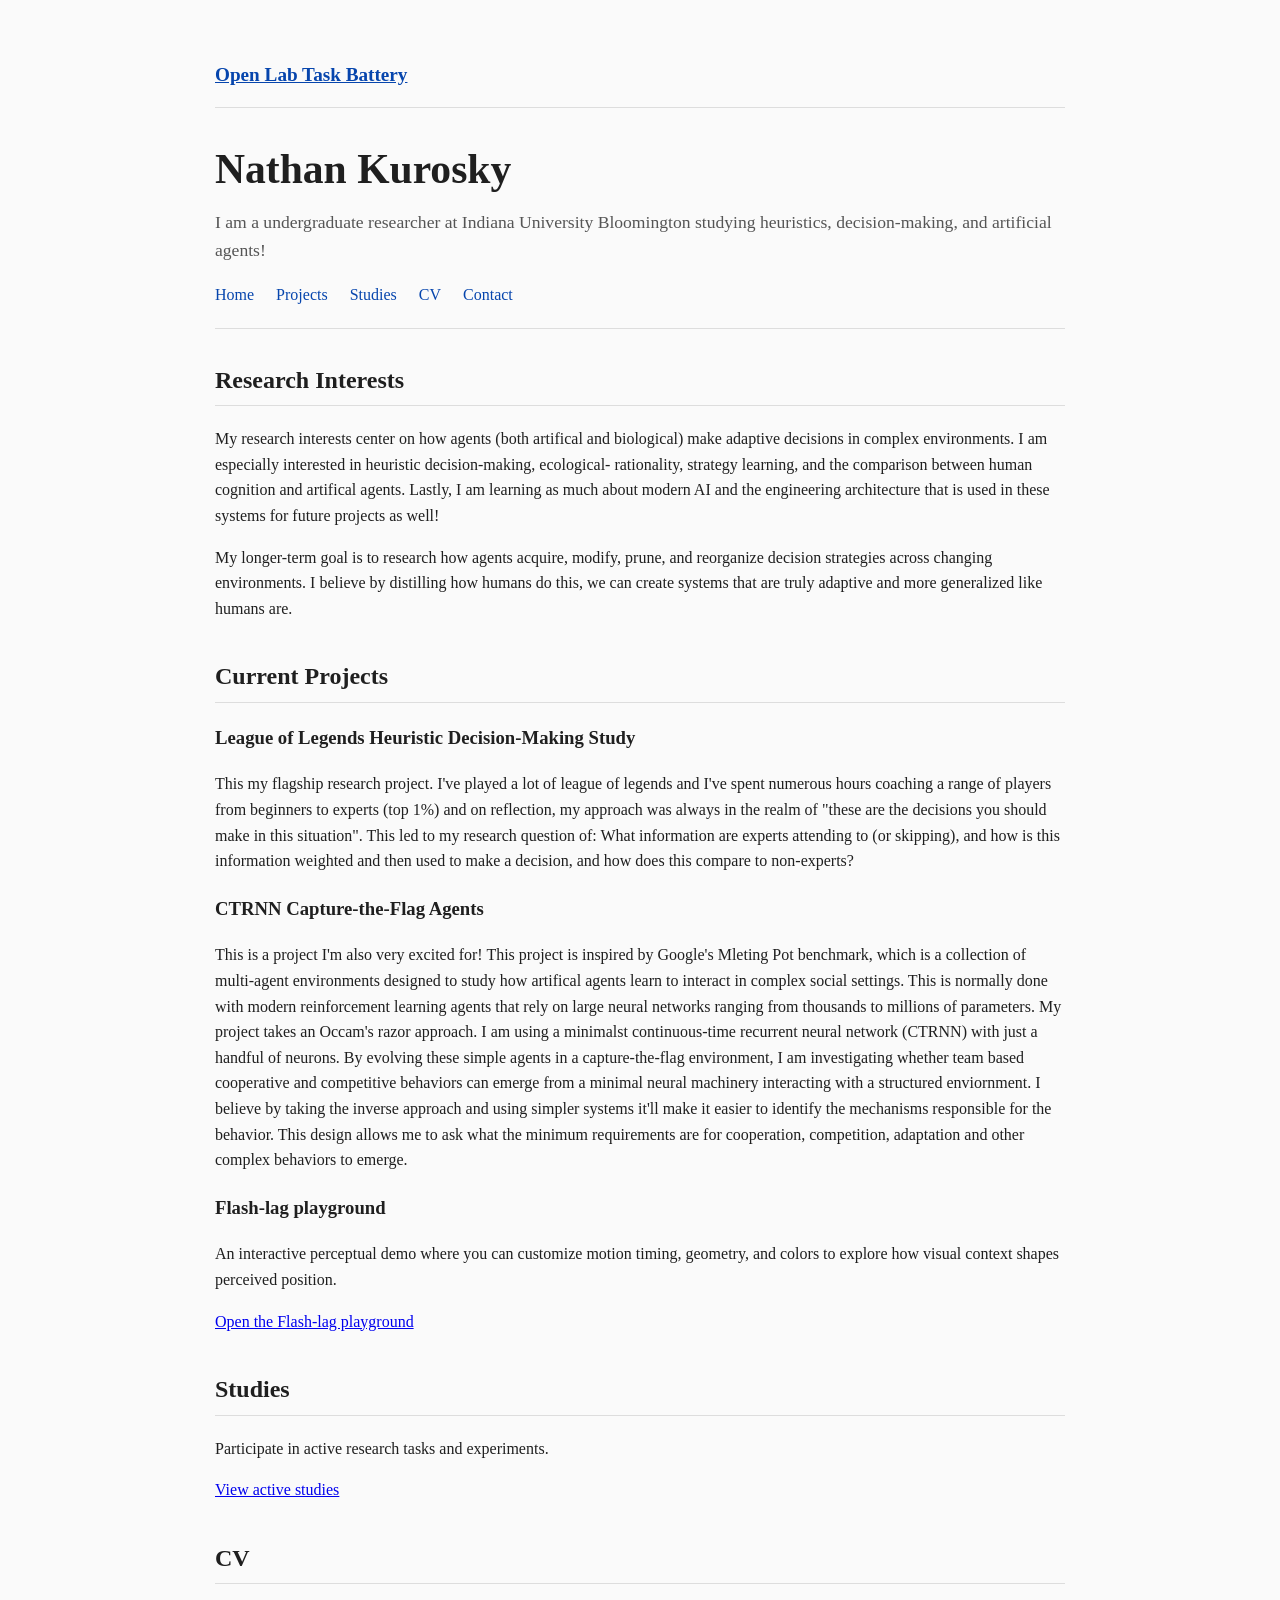
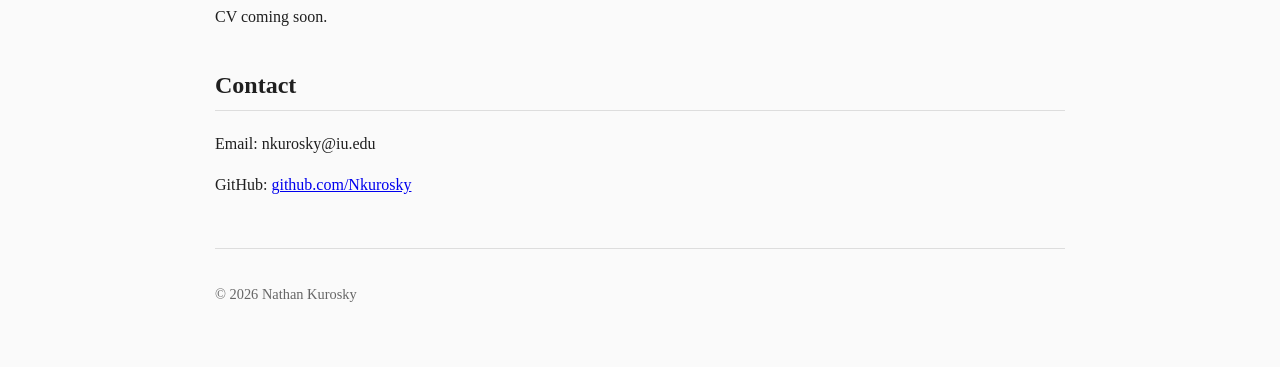
<file: index.html>
<!DOCTYPE html>
<html lang="en">
<head>
  <meta charset="UTF-8" />
  <meta name="viewport" content="width=device-width, initial-scale=1.0" />
  <title>Nathan Kurosky</title>
  <link rel="stylesheet" href="style.css">
</head>

<body>
  <p class="lab-task-link">
    <a href="https://klab-app-exbpfxghewgsaged.northeurope-01.azurewebsites.net/TaskBattery">Open Lab Task Battery</a>
  </p>
  <header>
    <h1>Nathan Kurosky</h1>
    <p class="subtitle">
      I am a undergraduate researcher at Indiana University Bloomington studying heuristics, decision-making, and artificial agents!
    </p>

    <nav>
      <a href="index.html">Home</a>
      <a href="projects.html">Projects</a>
      <a href="studies.html">Studies</a>
      <a href="cv.html">CV</a>
      <a href="contact.html">Contact</a>
    </nav>
  </header>

  <section id="research">
    <h2>Research Interests</h2>
    <p>
      My research interests center on how agents (both artifical and biological) make adaptive decisions
      in complex environments. I am especially interested in heuristic decision-making, ecological-
      rationality, strategy learning, and the comparison between human cognition and artifical agents.
      Lastly, I am learning as much about modern AI and the engineering architecture that is 
      used in these systems for future projects as well!
    </p>

    <p>
      My longer-term goal is to research how agents acquire, modify, prune, and reorganize decision strategies
      across changing environments. I believe by distilling how humans do this, we can create systems that are
      truly adaptive and more generalized like humans are. 
    </p>
  </section>

  <section id="projects">
    <h2>Current Projects</h2>

    <div class="project">
      <h3>League of Legends Heuristic Decision-Making Study</h3>
      <p>
        This my flagship research project. I've played a lot of league of legends and I've spent numerous
        hours coaching a range of players from beginners to experts (top 1%) and on reflection, my approach
        was always in the realm of "these are the decisions you should make in this situation". This led to 
        my research question of: What information are experts attending to (or skipping), and how is this 
        information weighted and then used to make a decision, and how does this compare to non-experts? 
      </p>
    </div>

    <div class="project">
      <h3>CTRNN Capture-the-Flag Agents</h3>
      <p>
        This is a project I'm also very excited for! This project is inspired by Google's Mleting Pot
        benchmark, which is a collection of multi-agent environments designed to study how artifical
        agents learn to interact in complex social settings. This is normally done with modern
        reinforcement learning agents that rely on large neural networks ranging from thousands to
        millions of parameters. 

        My project takes an Occam's razor approach. I am using a minimalst continuous-time recurrent
        neural network (CTRNN) with just a handful of neurons. By evolving these simple agents in a 
        capture-the-flag environment, I am investigating whether team based cooperative and competitive 
        behaviors can emerge from a minimal neural machinery interacting with a structured enviornment.

        I believe by taking the inverse approach and using simpler systems it'll make it easier to 
        identify the mechanisms responsible for the behavior. This design allows me to ask what
        the minimum requirements are for cooperation, competition, adaptation and other complex behaviors
        to emerge. 
      </p>
    </div>

    <div class="project">
      <h3>Flash-lag playground</h3>
      <p>
        An interactive perceptual demo where you can customize motion timing, geometry, and colors
        to explore how visual context shapes perceived position.
      </p>
      <p>
        <a href="/flash-lag/">Open the Flash-lag playground</a>
      </p>
    </div>
  </section>

  <section id="studies">
    <h2>Studies</h2>
    <p>
      Participate in active research tasks and experiments.
    </p>
    <p>
      <a href="studies.html">View active studies</a>
    </p>
  </section>

  <section id="cv">
    <h2>CV</h2>
    <p>
      CV coming soon.
    </p>
  </section>

  <section id="contact">
    <h2>Contact</h2>
    <p>
      Email: nkurosky@iu.edu
    </p>
    <p>
      GitHub: <a href="https://github.com/Nkurosky">github.com/Nkurosky</a>
    </p>
  </section>

  <footer>
    <p>&copy; 2026 Nathan Kurosky</p>
  </footer>
</body>
</html>
</file>
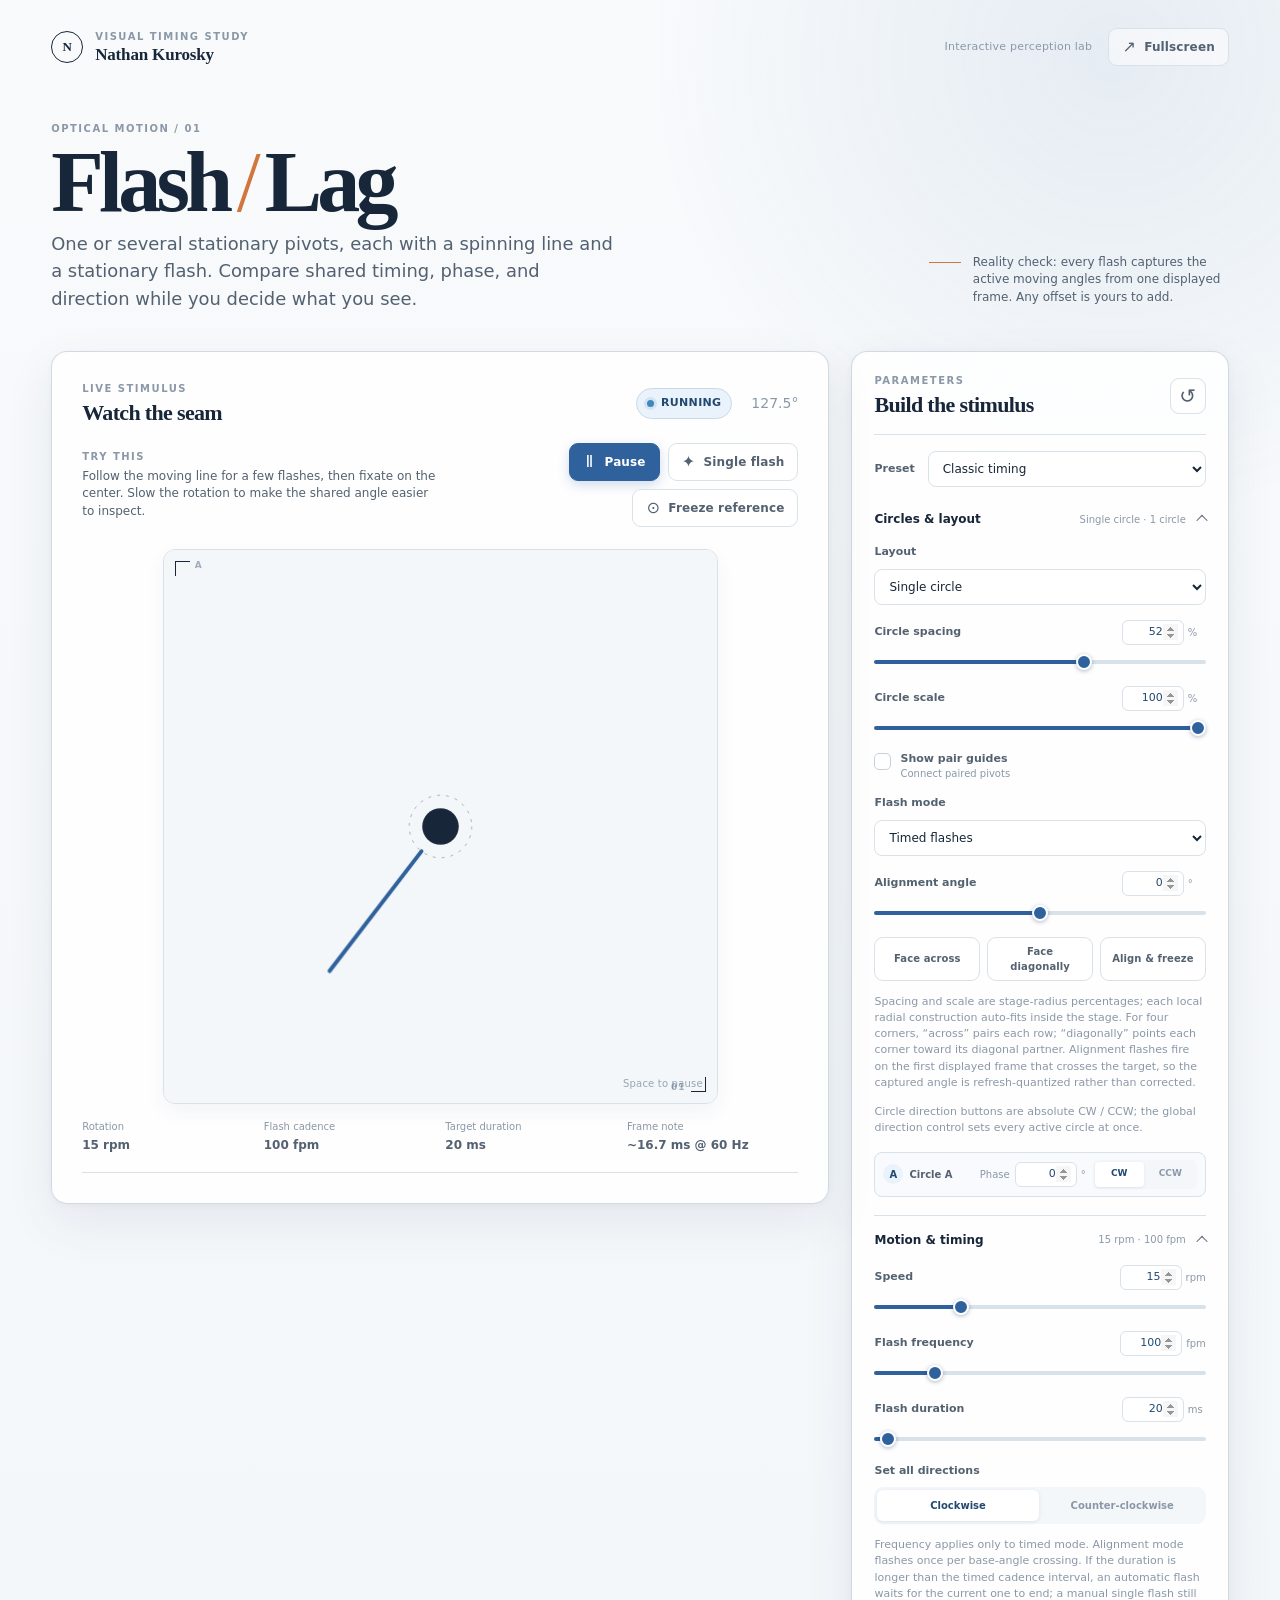
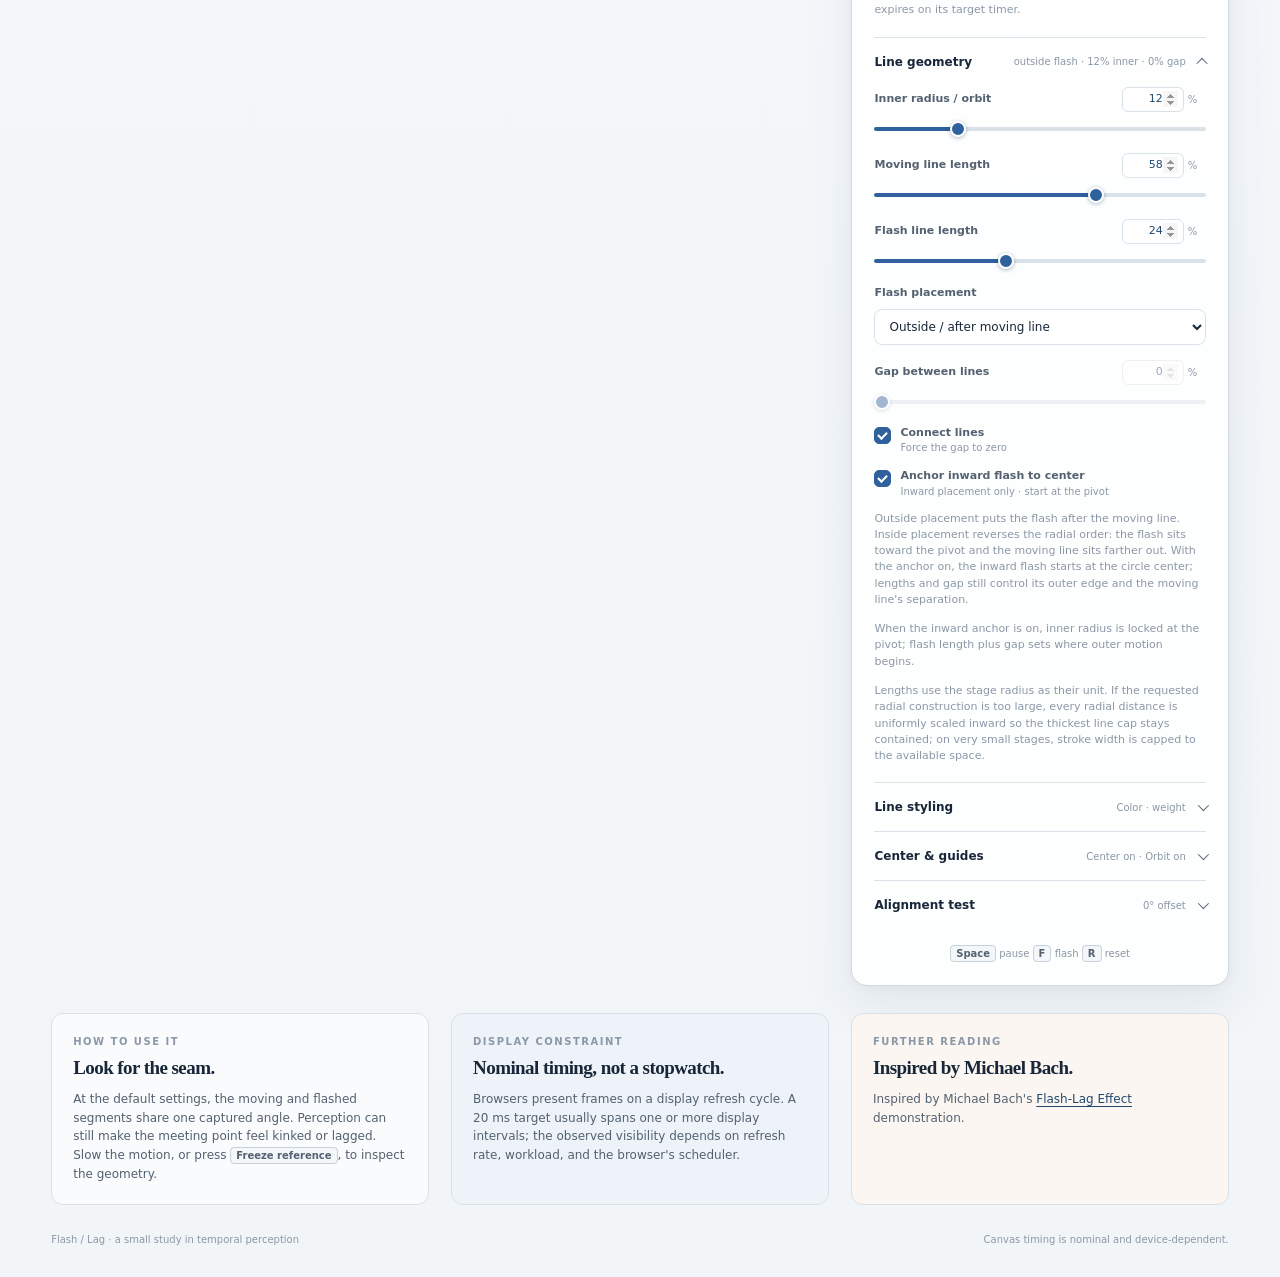
<file: flash-lag/index.html>
<!doctype html>
<html lang="en">
<head>
  <meta charset="utf-8">
  <meta name="viewport" content="width=device-width, initial-scale=1">
  <meta name="theme-color" content="#f4f7fa">
  <meta name="description" content="A configurable flash-lag illusion demonstration with a continuously rotating radial line and a briefly flashed stationary line.">
  <title>Flash-Lag Study | Nathan Kurosky</title>
  <link rel="stylesheet" href="styles.css?v=inward-flash-1">
</head>
<body>
  <div class="app-shell" id="appShell">
    <header class="topbar">
      <a class="brand" href="/index.html" aria-label="Return to the home page">
        <span class="brand-mark" aria-hidden="true">N</span>
        <span class="brand-copy">
          <span class="eyebrow">Visual timing study</span>
          <span class="brand-title">Nathan Kurosky</span>
        </span>
      </a>
      <div class="topbar-actions">
        <span class="build-label">Interactive perception lab</span>
        <button class="button button-quiet" id="fullscreenButton" type="button" aria-label="Enter fullscreen stage">
          <span class="button-icon" aria-hidden="true">↗</span>
          <span class="fullscreen-label">Fullscreen</span>
        </button>
      </div>
    </header>

    <main class="page-grid">
      <section class="intro" aria-labelledby="pageTitle">
        <div>
          <p class="eyebrow">OPTICAL MOTION / 01</p>
          <h1 id="pageTitle">Flash<span class="title-slash">/</span>Lag</h1>
          <p class="lede">One or several stationary pivots, each with a spinning line and a stationary flash. Compare shared timing, phase, and direction while you decide what you see.</p>
        </div>
        <div class="intro-note" aria-label="Experiment note">
          <span class="note-rule" aria-hidden="true"></span>
          <p>Reality check: every flash captures the active moving angles from one displayed frame. Any offset is yours to add.</p>
        </div>
      </section>

      <div class="workbench">
        <section class="stage-panel panel" aria-labelledby="stageTitle">
          <div class="panel-heading stage-heading">
            <div>
              <p class="eyebrow">Live stimulus</p>
              <h2 id="stageTitle">Watch the seam</h2>
            </div>
            <div class="status-stack">
              <span class="status-pill" id="statusPill"><span class="status-dot" aria-hidden="true"></span><span id="statusText" aria-live="polite">Running</span></span>
              <span class="phase-readout" id="phaseReadout">0.0°</span>
            </div>
          </div>

          <div class="stage-actions">
            <div class="action-copy">
              <p class="eyebrow">Try this</p>
              <p>Follow the moving line for a few flashes, then fixate on the center. Slow the rotation to make the shared angle easier to inspect.</p>
            </div>
            <div class="action-buttons">
              <button class="button button-primary" id="pauseButton" type="button"><span class="button-icon" id="pauseButtonIcon" aria-hidden="true">Ⅱ</span><span id="pauseButtonLabel">Pause</span></button>
              <button class="button button-secondary" id="singleFlashButton" type="button"><span class="button-icon" aria-hidden="true">✦</span>Single flash</button>
              <button class="button button-secondary" id="freezeButton" type="button"><span class="button-icon" aria-hidden="true">⊙</span><span id="freezeButtonLabel">Freeze reference</span></button>
            </div>
          </div>

          <div class="stage-frame" id="stageFrame">
            <canvas id="stimulusCanvas" aria-label="Flash-lag illusion stage"></canvas>
            <div class="stage-corner stage-corner-tl" aria-hidden="true">A</div>
            <div class="stage-corner stage-corner-br" aria-hidden="true">01</div>
            <div class="stage-hint" id="stageHint">Space to pause</div>
            <button class="fullscreen-exit" id="fullscreenExitButton" type="button" aria-label="Exit fullscreen">Exit fullscreen</button>
          </div>

          <div class="stage-readouts" aria-label="Stage readouts">
            <div class="readout-item"><span>Rotation</span><strong id="rotationReadout">15 rpm</strong></div>
            <div class="readout-item"><span>Flash cadence</span><strong id="cadenceReadout">100 fpm</strong></div>
            <div class="readout-item"><span>Target duration</span><strong id="durationReadout">20 ms</strong></div>
            <div class="readout-item"><span>Frame note</span><strong>~16.7 ms @ 60 Hz</strong></div>
          </div>

        </section>

        <aside class="controls-panel panel" aria-labelledby="controlsTitle">
          <div class="panel-heading controls-heading">
            <div>
              <p class="eyebrow">Parameters</p>
              <h2 id="controlsTitle">Build the stimulus</h2>
            </div>
            <button class="button button-icon-only" id="resetButton" type="button" aria-label="Reset all controls to the default settings" title="Reset defaults">↺</button>
          </div>

          <div class="preset-row">
            <label class="field-label" for="presetSelect">Preset</label>
            <select class="select" id="presetSelect">
              <option value="default">Classic timing</option>
              <option value="custom">Custom</option>
              <option value="classic">Classic / connected slow</option>
              <option value="clear">Clear separation</option>
              <option value="offset">Explicit 12° offset</option>
              <option value="inward">Inward flash / outer motion</option>
            </select>
          </div>

          <details class="control-group circle-controls" open>
            <summary><span class="summary-title">Circles &amp; layout</span><span class="summary-meta" id="layoutSummary">Single circle</span></summary>
            <div class="control-content">
              <div class="control-row">
                <div class="control-label"><label for="layoutSelect">Layout</label></div>
                <select class="select" id="layoutSelect">
                  <option value="single">Single circle</option>
                  <option value="two-horizontal">Two horizontal / across</option>
                  <option value="two-vertical">Two vertical</option>
                  <option value="two-diagonal-tlbr">Two diagonal · TL → BR</option>
                  <option value="two-diagonal-trbl">Two diagonal · TR → BL</option>
                  <option value="four-corners">Four corners</option>
                </select>
              </div>
              <div class="control-row">
                <div class="control-label"><label for="circleSpacing">Circle spacing</label><span class="value-editor"><input class="number-input" id="circleSpacingNumber" data-number-for="circleSpacing" type="number" min="20" max="70" step="0.1" value="52" aria-label="Circle spacing as a percentage of the stage radius"><span class="unit" aria-hidden="true">%</span></span></div>
                <input id="circleSpacing" type="range" min="20" max="70" step="0.1" value="52">
              </div>
              <div class="control-row">
                <div class="control-label"><label for="circleScale">Circle scale</label><span class="value-editor"><input class="number-input" id="circleScaleNumber" data-number-for="circleScale" type="number" min="20" max="100" step="0.1" value="100" aria-label="Circle scale as a percentage of the stage radius"><span class="unit" aria-hidden="true">%</span></span></div>
                <input id="circleScale" type="range" min="20" max="100" step="0.1" value="100">
              </div>
              <label class="check-row"><input id="showPairGuides" type="checkbox"><span class="checkmark" aria-hidden="true"></span><span><strong>Show pair guides</strong><small>Connect paired pivots</small></span></label>
              <div class="control-row">
                <div class="control-label"><label for="flashMode">Flash mode</label></div>
                <select class="select" id="flashMode">
                  <option value="timed">Timed flashes</option>
                  <option value="alignment">At alignment angle</option>
                </select>
              </div>
              <div class="control-row alignment-angle-control">
                <div class="control-label"><label for="alignmentAngle">Alignment angle</label><span class="value-editor"><input class="number-input" id="alignmentAngleNumber" data-number-for="alignmentAngle" type="number" min="-180" max="180" step="0.1" value="0" aria-label="Alignment base angle in degrees"><span class="unit" aria-hidden="true">°</span></span></div>
                <input id="alignmentAngle" type="range" min="-180" max="180" step="0.1" value="0">
              </div>
              <div class="circle-actions">
                <button class="button button-secondary" id="faceAcrossButton" type="button">Face across</button>
                <button class="button button-secondary" id="faceDiagonalButton" type="button">Face diagonally</button>
                <button class="button button-secondary" id="alignFreezeButton" type="button">Align &amp; freeze</button>
              </div>
              <p class="control-note">Spacing and scale are stage-radius percentages; each local radial construction auto-fits inside the stage. For four corners, “across” pairs each row; “diagonally” points each corner toward its diagonal partner. Alignment flashes fire on the first displayed frame that crosses the target, so the captured angle is refresh-quantized rather than corrected.</p>
              <p class="control-note">Circle direction buttons are absolute CW / CCW; the global direction control sets every active circle at once.</p>
              <div class="circle-rows" id="circleRows" aria-label="Per-circle phase and direction controls">
                <div class="circle-row" data-circle-index="0">
                  <div class="circle-row-title"><span class="circle-swatch">A</span><span>Circle A</span></div>
                  <label class="phase-field" for="circlePhase0"><span>Phase</span><span class="value-editor"><input class="number-input circle-phase-input" id="circlePhase0" data-phase-index="0" type="number" min="-360" max="360" step="0.1" value="0" aria-label="Circle A phase in degrees"><span class="unit" aria-hidden="true">°</span></span></label>
                  <div class="circle-direction" role="group" aria-label="Circle A absolute rotation direction"><button type="button" data-circle-direction="0" data-direction="cw" aria-pressed="true">CW</button><button type="button" data-circle-direction="0" data-direction="ccw" aria-pressed="false">CCW</button></div>
                </div>
                <div class="circle-row" data-circle-index="1">
                  <div class="circle-row-title"><span class="circle-swatch">B</span><span>Circle B</span></div>
                  <label class="phase-field" for="circlePhase1"><span>Phase</span><span class="value-editor"><input class="number-input circle-phase-input" id="circlePhase1" data-phase-index="1" type="number" min="-360" max="360" step="0.1" value="180" aria-label="Circle B phase in degrees"><span class="unit" aria-hidden="true">°</span></span></label>
                  <div class="circle-direction" role="group" aria-label="Circle B absolute rotation direction"><button type="button" data-circle-direction="1" data-direction="cw" aria-pressed="true">CW</button><button type="button" data-circle-direction="1" data-direction="ccw" aria-pressed="false">CCW</button></div>
                </div>
                <div class="circle-row" data-circle-index="2">
                  <div class="circle-row-title"><span class="circle-swatch">C</span><span>Circle C</span></div>
                  <label class="phase-field" for="circlePhase2"><span>Phase</span><span class="value-editor"><input class="number-input circle-phase-input" id="circlePhase2" data-phase-index="2" type="number" min="-360" max="360" step="0.1" value="90" aria-label="Circle C phase in degrees"><span class="unit" aria-hidden="true">°</span></span></label>
                  <div class="circle-direction" role="group" aria-label="Circle C absolute rotation direction"><button type="button" data-circle-direction="2" data-direction="cw" aria-pressed="true">CW</button><button type="button" data-circle-direction="2" data-direction="ccw" aria-pressed="false">CCW</button></div>
                </div>
                <div class="circle-row" data-circle-index="3">
                  <div class="circle-row-title"><span class="circle-swatch">D</span><span>Circle D</span></div>
                  <label class="phase-field" for="circlePhase3"><span>Phase</span><span class="value-editor"><input class="number-input circle-phase-input" id="circlePhase3" data-phase-index="3" type="number" min="-360" max="360" step="0.1" value="270" aria-label="Circle D phase in degrees"><span class="unit" aria-hidden="true">°</span></span></label>
                  <div class="circle-direction" role="group" aria-label="Circle D absolute rotation direction"><button type="button" data-circle-direction="3" data-direction="cw" aria-pressed="true">CW</button><button type="button" data-circle-direction="3" data-direction="ccw" aria-pressed="false">CCW</button></div>
                </div>
              </div>
            </div>
          </details>

          <details class="control-group" open>
            <summary><span class="summary-title">Motion &amp; timing</span><span class="summary-meta" id="motionSummary">15 rpm · 100 fpm</span></summary>
            <div class="control-content">
              <div class="control-row">
                <div class="control-label"><label for="speedRpm">Speed</label><span class="value-editor"><input class="number-input" id="speedRpmNumber" data-number-for="speedRpm" type="number" min="0" max="60" step="0.1" value="15" aria-label="Speed in revolutions per minute"><span class="unit" aria-hidden="true">rpm</span></span></div>
                <input id="speedRpm" type="range" min="0" max="60" step="0.1" value="15">
              </div>
              <div class="control-row">
                <div class="control-label"><label for="frequencyFpm">Flash frequency</label><span class="value-editor"><input class="number-input" id="frequencyFpmNumber" data-number-for="frequencyFpm" type="number" min="0" max="600" step="1" value="100" aria-label="Flash frequency in flashes per minute"><span class="unit" aria-hidden="true">fpm</span></span></div>
                <input id="frequencyFpm" type="range" min="0" max="600" step="1" value="100">
              </div>
              <div class="control-row">
                <div class="control-label"><label for="durationMs">Flash duration</label><span class="value-editor"><input class="number-input" id="durationMsNumber" data-number-for="durationMs" type="number" min="1" max="1000" step="1" value="20" aria-label="Flash duration in milliseconds"><span class="unit" aria-hidden="true">ms</span></span></div>
                <input id="durationMs" type="range" min="1" max="1000" step="1" value="20">
              </div>
              <div class="segmented-field">
                <span class="field-label">Set all directions</span>
                <div class="segmented" role="group" aria-label="Set all directions">
                  <button type="button" class="segment-button is-selected" data-direction="cw" aria-pressed="true">Clockwise</button>
                  <button type="button" class="segment-button" data-direction="ccw" aria-pressed="false">Counter-clockwise</button>
                </div>
              </div>
              <p class="control-note">Frequency applies only to timed mode. Alignment mode flashes once per base-angle crossing. If the duration is longer than the timed cadence interval, an automatic flash waits for the current one to end; a manual single flash still expires on its target timer.</p>
            </div>
          </details>

          <details class="control-group" open>
            <summary><span class="summary-title">Line geometry</span><span class="summary-meta" id="geometrySummary">12% inner · 0 gap</span></summary>
            <div class="control-content">
              <div class="control-row">
                <div class="control-label"><label for="innerRadius">Inner radius / orbit</label><span class="value-editor"><input class="number-input" id="innerRadiusNumber" data-number-for="innerRadius" type="number" min="0" max="50" step="1" value="12" aria-label="Inner radius as a stage radius percentage"><span class="unit" aria-hidden="true">%</span></span></div>
                <input id="innerRadius" type="range" min="0" max="50" step="1" value="12">
              </div>
              <div class="control-row">
                <div class="control-label"><label for="movingLength">Moving line length</label><span class="value-editor"><input class="number-input" id="movingLengthNumber" data-number-for="movingLength" type="number" min="8" max="82" step="1" value="58" aria-label="Moving line length as a stage radius percentage"><span class="unit" aria-hidden="true">%</span></span></div>
                <input id="movingLength" type="range" min="8" max="82" step="1" value="58">
              </div>
              <div class="control-row">
                <div class="control-label"><label for="flashLength">Flash line length</label><span class="value-editor"><input class="number-input" id="flashLengthNumber" data-number-for="flashLength" type="number" min="4" max="55" step="1" value="24" aria-label="Flash line length as a stage radius percentage"><span class="unit" aria-hidden="true">%</span></span></div>
                <input id="flashLength" type="range" min="4" max="55" step="1" value="24">
              </div>
              <div class="control-row">
                <div class="control-label"><label for="flashPlacement">Flash placement</label></div>
                <select class="select" id="flashPlacement">
                  <option value="outside">Outside / after moving line</option>
                  <option value="inside">Inside / toward circle</option>
                </select>
              </div>
              <div class="control-row">
                <div class="control-label"><label for="gap">Gap between lines</label><span class="value-editor"><input class="number-input" id="gapNumber" data-number-for="gap" type="number" min="0" max="24" step="1" value="0" aria-label="Gap between lines as a stage radius percentage"><span class="unit" aria-hidden="true">%</span></span></div>
                <input id="gap" type="range" min="0" max="24" step="1" value="0">
              </div>
              <label class="check-row"><input id="connected" type="checkbox" checked><span class="checkmark" aria-hidden="true"></span><span><strong>Connect lines</strong><small>Force the gap to zero</small></span></label>
              <label class="check-row"><input id="anchorFlashToCenter" type="checkbox" checked><span class="checkmark" aria-hidden="true"></span><span><strong>Anchor inward flash to center</strong><small>Inward placement only · start at the pivot</small></span></label>
              <p class="control-note">Outside placement puts the flash after the moving line. Inside placement reverses the radial order: the flash sits toward the pivot and the moving line sits farther out. With the anchor on, the inward flash starts at the circle center; lengths and gap still control its outer edge and the moving line's separation.</p>
              <p class="control-note">When the inward anchor is on, inner radius is locked at the pivot; flash length plus gap sets where outer motion begins.</p>
              <p class="control-note">Lengths use the stage radius as their unit. If the requested radial construction is too large, every radial distance is uniformly scaled inward so the thickest line cap stays contained; on very small stages, stroke width is capped to the available space.</p>
            </div>
          </details>

          <details class="control-group">
            <summary><span class="summary-title">Line styling</span><span class="summary-meta">Color · weight</span></summary>
            <div class="control-content two-column">
              <label class="color-field" for="movingColor"><span>Moving color</span><span class="color-input-wrap"><input id="movingColor" type="color" value="#2f619c"><output id="movingColorValue">#2F619C</output></span></label>
              <label class="color-field" for="flashColor"><span>Flash color</span><span class="color-input-wrap"><input id="flashColor" type="color" value="#d1773d"><output id="flashColorValue">#D1773D</output></span></label>
              <div class="control-row">
                <div class="control-label"><label for="movingThickness">Moving thickness</label><span class="value-editor"><input class="number-input" id="movingThicknessNumber" data-number-for="movingThickness" type="number" min="1" max="40" step="0.5" value="4" aria-label="Moving line thickness in pixels"><span class="unit" aria-hidden="true">px</span></span></div>
                <input id="movingThickness" type="range" min="1" max="40" step="0.5" value="4">
              </div>
              <div class="control-row">
                <div class="control-label"><label for="flashThickness">Flash thickness</label><span class="value-editor"><input class="number-input" id="flashThicknessNumber" data-number-for="flashThickness" type="number" min="1" max="40" step="0.5" value="4" aria-label="Flash line thickness in pixels"><span class="unit" aria-hidden="true">px</span></span></div>
                <input id="flashThickness" type="range" min="1" max="40" step="0.5" value="4">
              </div>
            </div>
          </details>

          <details class="control-group">
            <summary><span class="summary-title">Center &amp; guides</span><span class="summary-meta" id="guidesSummary">Center on · Orbit on</span></summary>
            <div class="control-content">
              <div class="control-row">
                <div class="control-label"><label for="centerSize">Center circle size</label><span class="value-editor"><input class="number-input" id="centerSizeNumber" data-number-for="centerSize" type="number" min="1" max="20" step="1" value="7" aria-label="Center circle size as a stage radius percentage"><span class="unit" aria-hidden="true">%</span></span></div>
                <input id="centerSize" type="range" min="1" max="20" step="1" value="7">
              </div>
              <div class="two-checks">
                <label class="check-row"><input id="showCenter" type="checkbox" checked><span class="checkmark" aria-hidden="true"></span><span><strong>Show center</strong><small>Fixation reference</small></span></label>
                <label class="check-row"><input id="showOrbit" type="checkbox" checked><span class="checkmark" aria-hidden="true"></span><span><strong>Show orbit guide</strong><small>Inner radius ring</small></span></label>
              </div>
              <div class="color-field standalone-color"><label for="backgroundColor">Stage background</label><span class="color-input-wrap"><input id="backgroundColor" type="color" value="#f4f7fa"><output id="backgroundColorValue">#F4F7FA</output></span></div>
              <div class="color-field standalone-color"><label for="centerColor">Center &amp; guide color</label><span class="color-input-wrap"><input id="centerColor" type="color" value="#172638"><output id="centerColorValue">#172638</output></span></div>
            </div>
          </details>

          <details class="control-group">
            <summary><span class="summary-title">Alignment test</span><span class="summary-meta" id="alignmentSummary">0° offset</span></summary>
            <div class="control-content">
              <div class="control-row">
                <div class="control-label"><label for="angularOffset">Angular offset</label><span class="value-editor"><input class="number-input" id="angularOffsetNumber" data-number-for="angularOffset" type="number" min="-180" max="180" step="1" value="0" aria-label="Angular offset in degrees"><span class="unit" aria-hidden="true">°</span></span></div>
                <input id="angularOffset" type="range" min="-180" max="180" step="1" value="0">
              </div>
              <p class="control-note">Default is exact alignment. Use this control only when you want to introduce a deliberate geometric offset for comparison.</p>
              <button class="button button-secondary full-width" id="shareButton" type="button"><span class="button-icon" aria-hidden="true">↗</span><span id="shareButtonLabel">Copy share link</span></button>
              <p class="share-status" id="shareStatus" aria-live="polite"></p>
            </div>
          </details>

          <div class="keyboard-note"><span class="keyboard-key">Space</span> pause <span class="keyboard-key">F</span> flash <span class="keyboard-key">R</span> reset</div>
        </aside>
      </div>

      <section class="notes-grid" aria-label="Experiment notes">
        <article class="note-card">
          <p class="eyebrow">How to use it</p>
          <h2>Look for the seam.</h2>
          <p>At the default settings, the moving and flashed segments share one captured angle. Perception can still make the meeting point feel kinked or lagged. Slow the motion, or press <span class="inline-key">Freeze reference</span>, to inspect the geometry.</p>
        </article>
        <article class="note-card note-card-muted">
          <p class="eyebrow">Display constraint</p>
          <h2>Nominal timing, not a stopwatch.</h2>
          <p>Browsers present frames on a display refresh cycle. A 20 ms target usually spans one or more display intervals; the observed visibility depends on refresh rate, workload, and the browser's scheduler.</p>
        </article>
        <article class="note-card attribution-card">
          <p class="eyebrow">Further reading</p>
          <h2>Inspired by Michael Bach.</h2>
          <p>Inspired by Michael Bach's <a href="https://michaelbach.de/ot/mot-flashLag/" target="_blank" rel="noopener noreferrer">Flash-Lag Effect</a> demonstration.</p>
        </article>
      </section>
    </main>

    <footer class="footer">
      <span>Flash / Lag · a small study in temporal perception</span>
      <span>Canvas timing is nominal and device-dependent.</span>
    </footer>
  </div>

  <script src="script.js?v=inward-flash-1" defer></script>
</body>
</html>
</file>
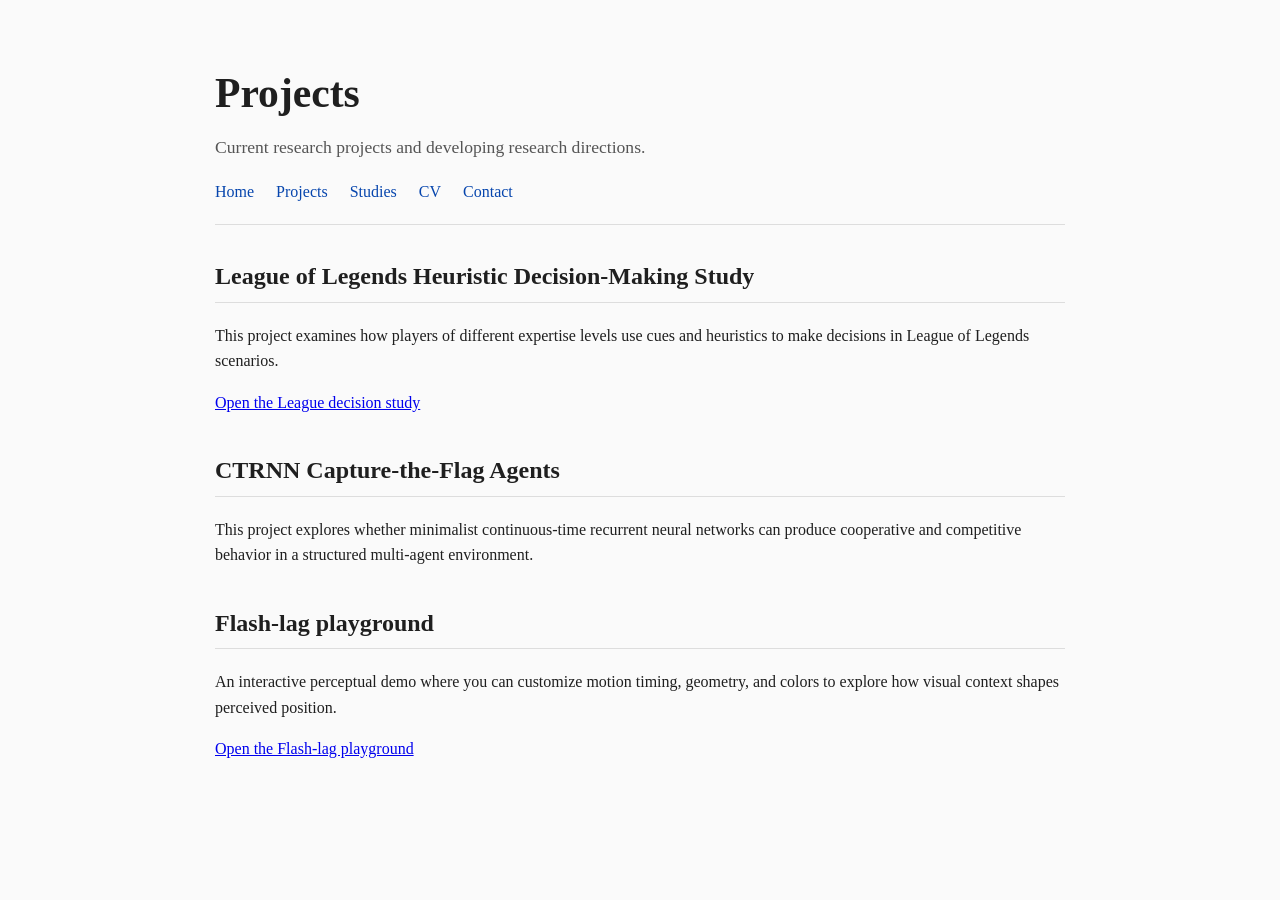
<file: projects.html>
<!DOCTYPE html>
<html lang="en">
<head>
  <meta charset="UTF-8">
  <meta name="viewport" content="width=device-width, initial-scale=1.0">
  <title>Projects | Nathan Kurosky</title>
  <link rel="stylesheet" href="style.css">
</head>
<body>
  <header>
    <h1>Projects</h1>
    <p class="subtitle">Current research projects and developing research directions.</p>

    <nav>
      <a href="index.html">Home</a>
      <a href="projects.html">Projects</a>
      <a href="studies.html">Studies</a>
      <a href="cv.html">CV</a>
      <a href="contact.html">Contact</a>
    </nav>
  </header>

  <section>
    <h2>League of Legends Heuristic Decision-Making Study</h2>
    <p>
      This project examines how players of different expertise levels use cues and heuristics
      to make decisions in League of Legends scenarios.
    </p>
    <p>
      <a href="https://nathankurosky.com/studies/league-decision-task/">Open the League decision study</a>
    </p>
  </section>

  <section>
    <h2>CTRNN Capture-the-Flag Agents</h2>
    <p>
      This project explores whether minimalist continuous-time recurrent neural networks can
      produce cooperative and competitive behavior in a structured multi-agent environment.
    </p>
  </section>

  <section>
    <h2>Flash-lag playground</h2>
    <p>
      An interactive perceptual demo where you can customize motion timing, geometry, and colors
      to explore how visual context shapes perceived position.
    </p>
    <p>
      <a href="/flash-lag/">Open the Flash-lag playground</a>
    </p>
  </section>
</body>
</html>
</file>
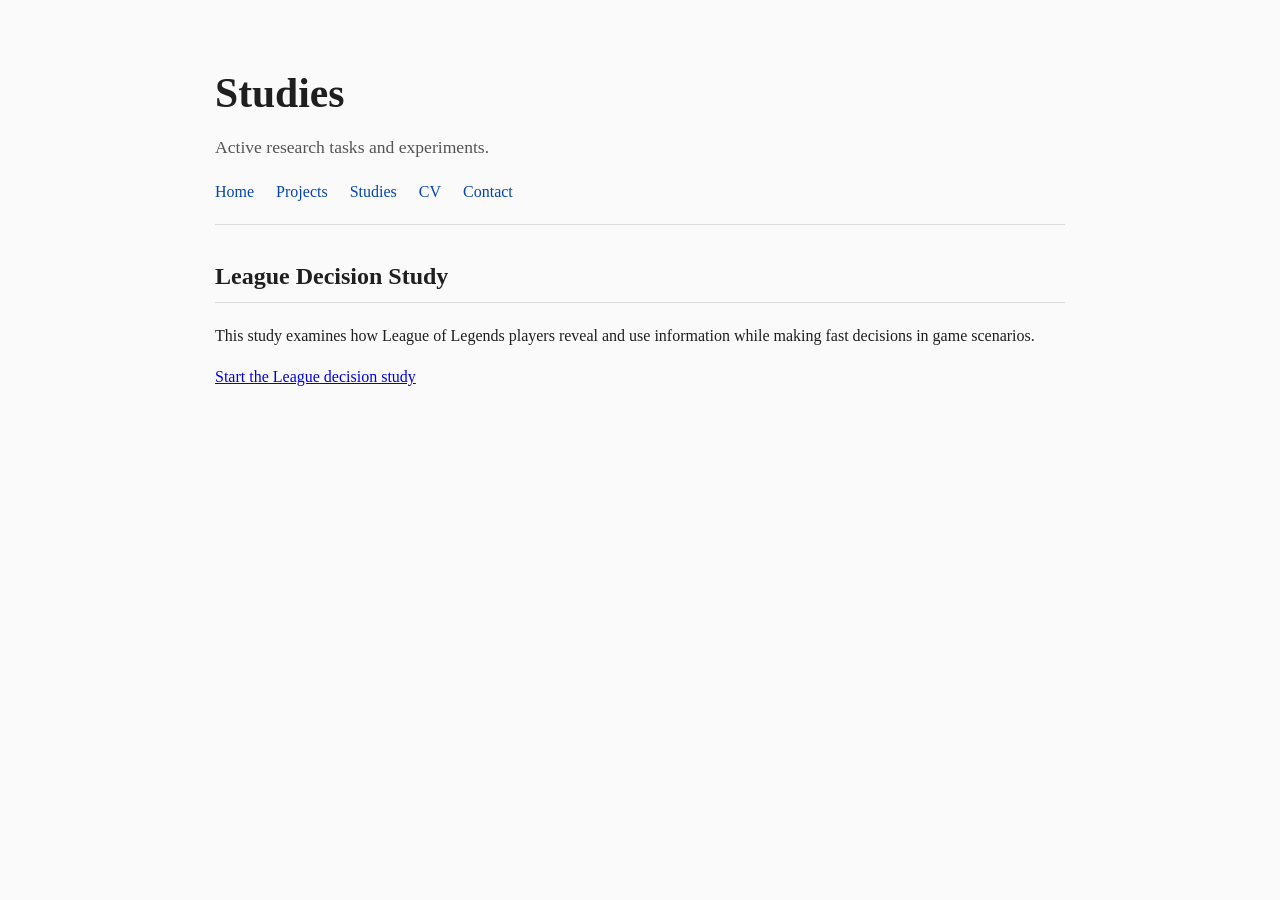
<file: studies.html>
<!DOCTYPE html>
<html lang="en">
<head>
  <meta charset="UTF-8">
  <meta name="viewport" content="width=device-width, initial-scale=1.0">
  <title>Studies | Nathan Kurosky</title>
  <link rel="stylesheet" href="style.css">
</head>
<body>
  <header>
    <h1>Studies</h1>
    <p class="subtitle">Active research tasks and experiments.</p>

    <nav>
      <a href="index.html">Home</a>
      <a href="projects.html">Projects</a>
      <a href="studies.html">Studies</a>
      <a href="cv.html">CV</a>
      <a href="contact.html">Contact</a>
    </nav>
  </header>

  <section>
    <h2>League Decision Study</h2>
    <p>
      This study examines how League of Legends players reveal and use information while making fast decisions in game scenarios.
    </p>
    <p>
      <a href="https://nathankurosky.com/studies/league-decision-task/">Start the League decision study</a>
    </p>
  </section>
</body>
</html>
</file>
<file: style.css>
body {
      font-family: Georgia, serif;
      max-width: 850px;
      margin: 60px auto;
      padding: 0 24px;
      line-height: 1.6;
      color: #1f1f1f;
      background: #fafafa;
    }

    .lab-task-link {
      margin: 0 0 24px;
      padding-bottom: 16px;
      border-bottom: 1px solid #ddd;
      font-size: 1.2rem;
      font-weight: bold;
    }

    .lab-task-link a {
      color: #0645ad;
      overflow-wrap: anywhere;
    }

    header {
      border-bottom: 1px solid #ddd;
      margin-bottom: 32px;
      padding-bottom: 20px;
    }

    h1 {
      font-size: 2.6rem;
      margin-bottom: 0;
    }

    .subtitle {
      font-size: 1.1rem;
      color: #555;
      margin-top: 6px;
    }

    nav {
      margin-top: 18px;
    }

    nav a {
      margin-right: 18px;
      color: #0645ad;
      text-decoration: none;
    }

    nav a:hover {
      text-decoration: underline;
    }

    section {
      margin-bottom: 36px;
    }

    h2 {
      border-bottom: 1px solid #ddd;
      padding-bottom: 6px;
    }

    .project {
      margin-bottom: 20px;
    }

    footer {
      margin-top: 50px;
      border-top: 1px solid #ddd;
      padding-top: 20px;
      color: #666;
      font-size: 0.9rem;
    }
</file>
<file: flash-lag/styles.css>
:root {
  color-scheme: light;
  --paper: #f4f7fa;
  --paper-strong: #ffffff;
  --ink: #172638;
  --ink-soft: #536170;
  --ink-faint: #8b98a7;
  --line: #d9e1e9;
  --line-strong: #c6d1dc;
  --blue: #2f619c;
  --blue-dark: #214970;
  --blue-soft: #eaf2fb;
  --orange: #d1773d;
  --orange-soft: #fff3e9;
  --shadow: 0 18px 50px rgba(25, 51, 76, 0.08), 0 2px 8px rgba(25, 51, 76, 0.04);
  --radius: 16px;
  --font-sans: Inter, ui-sans-serif, system-ui, -apple-system, BlinkMacSystemFont, "Segoe UI", sans-serif;
  --font-serif: Georgia, "Times New Roman", serif;
}

* {
  box-sizing: border-box;
}

html {
  min-width: 320px;
  background: var(--paper);
  scroll-behavior: smooth;
}

body {
  min-width: 320px;
  margin: 0;
  color: var(--ink);
  background:
    radial-gradient(circle at 87% 2%, rgba(68, 118, 165, 0.1), transparent 29rem),
    linear-gradient(180deg, #f8fafc 0%, var(--paper) 52%, #f1f5f8 100%);
  font-family: var(--font-sans);
  font-size: 14px;
  line-height: 1.5;
}

button,
input,
select {
  font: inherit;
}

button,
select,
input[type="range"],
input[type="color"] {
  -webkit-tap-highlight-color: transparent;
}

button {
  cursor: pointer;
}

button:focus-visible,
select:focus-visible,
input:focus-visible,
a:focus-visible,
summary:focus-visible {
  outline: 3px solid rgba(47, 97, 156, 0.32);
  outline-offset: 3px;
}

a {
  color: var(--blue-dark);
  text-underline-offset: 3px;
}

.app-shell {
  width: min(1500px, 100%);
  min-height: 100vh;
  margin: 0 auto;
  padding: 28px clamp(18px, 4vw, 64px) 30px;
}

.topbar,
.intro,
.workbench,
.notes-grid,
.footer {
  width: 100%;
}

.topbar {
  display: flex;
  align-items: center;
  justify-content: space-between;
  gap: 20px;
  padding-bottom: 26px;
}

.brand {
  display: inline-flex;
  align-items: center;
  gap: 12px;
  color: var(--ink);
  text-decoration: none;
}

.brand-mark {
  display: grid;
  width: 32px;
  height: 32px;
  place-items: center;
  border: 1px solid var(--ink);
  border-radius: 50%;
  color: var(--ink);
  font: 700 13px/1 var(--font-serif);
}

.brand-copy {
  display: grid;
  gap: 1px;
}

.brand-title {
  font: 700 17px/1.15 var(--font-serif);
  letter-spacing: -0.01em;
}

.eyebrow {
  margin: 0;
  color: var(--ink-faint);
  font-size: 10px;
  font-weight: 800;
  letter-spacing: 0.15em;
  line-height: 1.4;
  text-transform: uppercase;
}

.topbar-actions {
  display: flex;
  align-items: center;
  gap: 16px;
}

.build-label {
  color: var(--ink-faint);
  font-size: 11px;
  letter-spacing: 0.02em;
}

.button {
  display: inline-flex;
  align-items: center;
  justify-content: center;
  min-height: 38px;
  gap: 8px;
  border: 1px solid transparent;
  border-radius: 9px;
  padding: 8px 13px;
  color: var(--ink);
  background: transparent;
  font-size: 12px;
  font-weight: 750;
  letter-spacing: 0.01em;
  transition: background-color 160ms ease, border-color 160ms ease, color 160ms ease, transform 160ms ease, box-shadow 160ms ease;
}

.button:hover {
  transform: translateY(-1px);
}

.button:active {
  transform: translateY(0);
}

.button-icon {
  display: inline-grid;
  min-width: 14px;
  place-items: center;
  font-size: 16px;
  font-weight: 500;
  line-height: 1;
}

.button-quiet {
  border-color: var(--line);
  color: var(--ink-soft);
  background: rgba(255, 255, 255, 0.55);
}

.button-quiet:hover,
.button-secondary:hover {
  border-color: var(--line-strong);
  background: var(--paper-strong);
}

.button-primary {
  border-color: var(--blue);
  color: #fff;
  background: var(--blue);
  box-shadow: 0 4px 12px rgba(47, 97, 156, 0.22);
}

.button-primary:hover {
  border-color: var(--blue-dark);
  background: var(--blue-dark);
  box-shadow: 0 6px 16px rgba(47, 97, 156, 0.28);
}

.button-secondary {
  border-color: var(--line);
  color: var(--ink-soft);
  background: var(--paper-strong);
}

.button-icon-only {
  width: 36px;
  min-height: 36px;
  padding: 0;
  border-color: var(--line);
  color: var(--ink-soft);
  background: var(--paper-strong);
  font-size: 20px;
  font-weight: 400;
}

.button-icon-only:hover {
  border-color: var(--blue);
  color: var(--blue);
  background: var(--blue-soft);
}

.full-width {
  width: 100%;
}

.intro {
  display: flex;
  align-items: flex-end;
  justify-content: space-between;
  gap: 32px;
  padding: 30px 0 38px;
}

.intro h1 {
  margin: 9px 0 9px;
  color: var(--ink);
  font: 700 clamp(48px, 7vw, 86px)/0.88 var(--font-serif);
  letter-spacing: -0.055em;
}

.title-slash {
  margin: 0 0.1em;
  color: var(--orange);
  font-weight: 400;
}

.lede {
  max-width: 570px;
  margin: 0;
  color: var(--ink-soft);
  font-size: clamp(15px, 1.4vw, 18px);
  line-height: 1.55;
}

.intro-note {
  display: flex;
  align-items: flex-start;
  gap: 12px;
  width: min(300px, 100%);
  padding: 0 0 7px;
  color: var(--ink-soft);
  font-size: 12px;
  line-height: 1.45;
}

.intro-note p {
  margin: 0;
}

.note-rule {
  width: 32px;
  height: 1px;
  flex: 0 0 32px;
  margin-top: 8px;
  background: var(--orange);
}

.workbench {
  display: grid;
  grid-template-columns: minmax(0, 1.65fr) minmax(350px, 0.8fr);
  align-items: start;
  gap: 22px;
}

.panel {
  border: 1px solid rgba(198, 209, 220, 0.8);
  border-radius: var(--radius);
  background: rgba(255, 255, 255, 0.84);
  box-shadow: var(--shadow);
}

.stage-panel {
  position: sticky;
  top: 16px;
  min-width: 0;
  padding: clamp(18px, 2.5vw, 30px);
}

.controls-panel {
  min-width: 0;
  padding: 22px;
}

.panel-heading {
  display: flex;
  align-items: center;
  justify-content: space-between;
  gap: 16px;
}

.panel-heading h2,
.note-card h2 {
  margin: 4px 0 0;
  font: 700 22px/1.15 var(--font-serif);
  letter-spacing: -0.03em;
}

.status-stack {
  display: flex;
  align-items: center;
  gap: 12px;
}

.status-pill {
  display: inline-flex;
  align-items: center;
  gap: 7px;
  border: 1px solid #c9d8e6;
  border-radius: 100px;
  padding: 6px 10px;
  color: var(--blue-dark);
  background: var(--blue-soft);
  font-size: 11px;
  font-weight: 800;
  letter-spacing: 0.03em;
  text-transform: uppercase;
}

.status-pill.is-paused,
.status-pill.is-frozen {
  border-color: #e5d4bf;
  color: #8d592e;
  background: var(--orange-soft);
}

.status-dot {
  width: 7px;
  height: 7px;
  border-radius: 50%;
  background: #4187bd;
  box-shadow: 0 0 0 3px rgba(65, 135, 189, 0.14);
}

.is-paused .status-dot,
.is-frozen .status-dot {
  background: var(--orange);
  box-shadow: 0 0 0 3px rgba(209, 119, 61, 0.13);
}

.phase-readout {
  min-width: 54px;
  color: var(--ink-faint);
  font-variant-numeric: tabular-nums;
  text-align: right;
}

.stage-frame {
  position: relative;
  width: 100%;
  width: min(100%, 800px, calc(100vh - 345px));
  max-width: 800px;
  aspect-ratio: 1;
  margin: 22px auto 0;
  overflow: hidden;
  border: 1px solid var(--line);
  border-radius: 12px;
  background: var(--paper);
  box-shadow: inset 0 0 0 1px rgba(255, 255, 255, 0.8), 0 8px 20px rgba(25, 51, 76, 0.05);
}

.stage-frame::before,
.stage-frame::after {
  position: absolute;
  z-index: 2;
  width: 14px;
  height: 14px;
  border-color: rgba(75, 101, 126, 0.24);
  content: "";
  pointer-events: none;
}

.stage-frame::before {
  top: 11px;
  left: 11px;
  border-top: 1px solid;
  border-left: 1px solid;
}

.stage-frame::after {
  right: 11px;
  bottom: 11px;
  border-right: 1px solid;
  border-bottom: 1px solid;
}

#stimulusCanvas {
  display: block;
  width: 100%;
  height: 100%;
}

.stage-corner {
  position: absolute;
  z-index: 3;
  color: rgba(75, 101, 126, 0.5);
  font-size: 9px;
  font-weight: 800;
  letter-spacing: 0.13em;
  pointer-events: none;
}

.stage-corner-tl {
  top: 9px;
  left: 31px;
}

.stage-corner-br {
  right: 31px;
  bottom: 9px;
}

.stage-hint {
  position: absolute;
  right: 14px;
  bottom: 12px;
  z-index: 3;
  color: rgba(75, 101, 126, 0.55);
  font-size: 10px;
  letter-spacing: 0.02em;
  pointer-events: none;
  transition: opacity 220ms ease;
}

.fullscreen-exit {
  display: none;
  position: absolute;
  top: 18px;
  right: 18px;
  z-index: 4;
  min-height: 34px;
  border: 1px solid rgba(198, 209, 220, 0.9);
  border-radius: 8px;
  padding: 7px 10px;
  color: var(--ink-soft);
  background: rgba(255, 255, 255, 0.9);
  box-shadow: 0 4px 12px rgba(25, 51, 76, 0.12);
  font-size: 11px;
  font-weight: 750;
}

.fullscreen-exit:hover {
  border-color: var(--blue);
  color: var(--blue-dark);
}

.stage-frame.is-active .stage-hint {
  opacity: 0.45;
}

.stage-readouts {
  display: grid;
  grid-template-columns: repeat(4, minmax(0, 1fr));
  gap: 10px;
  padding: 15px 0 18px;
  border-bottom: 1px solid var(--line);
}

.readout-item {
  display: grid;
  gap: 2px;
  min-width: 0;
}

.readout-item span {
  overflow: hidden;
  color: var(--ink-faint);
  font-size: 10px;
  text-overflow: ellipsis;
  white-space: nowrap;
}

.readout-item strong {
  color: var(--ink-soft);
  font-size: 12px;
  font-variant-numeric: tabular-nums;
  white-space: nowrap;
}

.stage-actions {
  display: flex;
  align-items: center;
  justify-content: space-between;
  gap: 22px;
  padding-top: 18px;
}

.action-copy {
  max-width: 360px;
}

.action-copy p:last-child {
  margin: 4px 0 0;
  color: var(--ink-soft);
  font-size: 12px;
  line-height: 1.48;
}

.action-buttons {
  display: flex;
  flex-wrap: wrap;
  justify-content: flex-end;
  gap: 8px;
}

.controls-heading {
  padding-bottom: 17px;
  border-bottom: 1px solid var(--line);
}

.preset-row {
  display: grid;
  grid-template-columns: auto minmax(0, 1fr);
  align-items: center;
  gap: 13px;
  padding: 16px 0 8px;
}

.field-label,
.control-label label,
.color-field > span:first-child,
.color-field > label {
  color: var(--ink-soft);
  font-size: 11px;
  font-weight: 760;
}

.select {
  width: 100%;
  min-height: 36px;
  border: 1px solid var(--line);
  border-radius: 8px;
  padding: 7px 28px 7px 10px;
  color: var(--ink);
  background: var(--paper-strong);
  font-size: 12px;
}

.control-group {
  border-bottom: 1px solid var(--line);
}

.control-group:last-of-type {
  border-bottom: 0;
}

.control-group summary {
  display: flex;
  align-items: center;
  justify-content: space-between;
  gap: 12px;
  min-height: 48px;
  list-style: none;
  cursor: pointer;
  user-select: none;
}

.control-group summary::-webkit-details-marker {
  display: none;
}

.control-group summary::after {
  width: 7px;
  height: 7px;
  flex: 0 0 7px;
  border-right: 1.5px solid var(--ink-soft);
  border-bottom: 1.5px solid var(--ink-soft);
  content: "";
  transform: rotate(45deg) translateY(-2px);
  transition: transform 160ms ease;
}

.control-group[open] summary::after {
  transform: rotate(225deg) translate(-1px, -1px);
}

.summary-title {
  color: var(--ink);
  font-size: 12px;
  font-weight: 800;
}

.summary-meta {
  overflow: hidden;
  margin-left: auto;
  color: var(--ink-faint);
  font-size: 10px;
  font-variant-numeric: tabular-nums;
  text-overflow: ellipsis;
  white-space: nowrap;
}

.control-content {
  display: grid;
  gap: 15px;
  padding: 1px 0 18px;
}

.control-row {
  display: grid;
  gap: 8px;
}

.control-label {
  display: flex;
  align-items: baseline;
  justify-content: space-between;
  gap: 10px;
}

.value-editor {
  display: inline-flex;
  align-items: center;
  justify-content: flex-end;
  gap: 4px;
}

.number-input {
  width: 62px;
  min-height: 25px;
  border: 1px solid var(--line);
  border-radius: 6px;
  padding: 3px 5px;
  color: var(--blue-dark);
  background: var(--paper-strong);
  font-size: 11px;
  font-variant-numeric: tabular-nums;
  text-align: right;
}

.number-input::-webkit-inner-spin-button,
.number-input::-webkit-outer-spin-button {
  margin: 0;
  opacity: 0.6;
}

.number-input:disabled {
  cursor: not-allowed;
  opacity: 0.45;
}

.unit {
  min-width: 18px;
  color: var(--ink-faint);
  font-size: 10px;
  font-variant-numeric: tabular-nums;
}

.control-label output,
.color-input-wrap output {
  color: var(--blue-dark);
  font-size: 11px;
  font-variant-numeric: tabular-nums;
  white-space: nowrap;
}

input[type="range"] {
  width: 100%;
  height: 18px;
  margin: 0;
  appearance: none;
  background: transparent;
  cursor: pointer;
}

input[type="range"]:disabled {
  cursor: not-allowed;
  opacity: 0.45;
}

input[type="range"]::-webkit-slider-runnable-track {
  height: 4px;
  border-radius: 100px;
  background: linear-gradient(to right, var(--blue) 0%, var(--blue) var(--value, 50%), var(--line) var(--value, 50%), var(--line) 100%);
}

input[type="range"]::-moz-range-track {
  height: 4px;
  border-radius: 100px;
  background: var(--line);
}

input[type="range"]::-moz-range-progress {
  height: 4px;
  border-radius: 100px;
  background: var(--blue);
}

input[type="range"]::-webkit-slider-thumb {
  width: 16px;
  height: 16px;
  margin-top: -6px;
  appearance: none;
  border: 2px solid var(--paper-strong);
  border-radius: 50%;
  background: var(--blue);
  box-shadow: 0 1px 4px rgba(24, 55, 88, 0.35);
}

input[type="range"]::-moz-range-thumb {
  width: 13px;
  height: 13px;
  border: 2px solid var(--paper-strong);
  border-radius: 50%;
  background: var(--blue);
  box-shadow: 0 1px 4px rgba(24, 55, 88, 0.35);
}

.segmented-field {
  display: grid;
  gap: 8px;
}

.segmented {
  display: grid;
  grid-template-columns: 1fr 1fr;
  gap: 3px;
  padding: 3px;
  border-radius: 9px;
  background: var(--paper);
}

.segmented.is-mixed {
  box-shadow: inset 0 0 0 1px var(--line-strong);
}

.segment-button {
  min-height: 31px;
  border: 0;
  border-radius: 6px;
  padding: 4px 5px;
  color: var(--ink-faint);
  background: transparent;
  font-size: 10px;
  font-weight: 750;
}

.segment-button.is-selected,
.segment-button[aria-pressed="true"] {
  color: var(--blue-dark);
  background: var(--paper-strong);
  box-shadow: 0 1px 4px rgba(25, 51, 76, 0.1);
}

.check-row {
  display: flex;
  align-items: flex-start;
  gap: 9px;
  min-width: 0;
  cursor: pointer;
}

.check-row input {
  position: absolute;
  width: 1px;
  height: 1px;
  opacity: 0;
}

.checkmark {
  display: grid;
  width: 17px;
  height: 17px;
  flex: 0 0 17px;
  margin-top: 1px;
  place-items: center;
  border: 1px solid var(--line-strong);
  border-radius: 5px;
  background: var(--paper-strong);
  transition: background-color 150ms ease, border-color 150ms ease;
}

.checkmark::after {
  width: 7px;
  height: 4px;
  border-bottom: 2px solid white;
  border-left: 2px solid white;
  content: "";
  opacity: 0;
  transform: rotate(-45deg) translate(1px, -1px);
}

.check-row input:checked + .checkmark {
  border-color: var(--blue);
  background: var(--blue);
}

.check-row input:checked + .checkmark::after {
  opacity: 1;
}

.check-row input:focus-visible + .checkmark {
  outline: 3px solid rgba(47, 97, 156, 0.32);
  outline-offset: 2px;
}

.check-row strong,
.check-row small {
  display: block;
}

.check-row strong {
  color: var(--ink-soft);
  font-size: 11px;
  line-height: 1.3;
}

.check-row small {
  margin-top: 1px;
  color: var(--ink-faint);
  font-size: 10px;
  line-height: 1.3;
}

.color-field {
  display: flex;
  align-items: center;
  justify-content: space-between;
  gap: 10px;
}

.color-input-wrap {
  display: inline-flex;
  align-items: center;
  gap: 7px;
}

input[type="color"] {
  width: 28px;
  height: 24px;
  padding: 2px;
  border: 1px solid var(--line-strong);
  border-radius: 6px;
  background: var(--paper-strong);
  cursor: pointer;
}

.two-column {
  grid-template-columns: 1fr 1fr;
  column-gap: 16px;
}

.two-column .control-row {
  grid-column: 1 / -1;
}

.two-checks {
  display: grid;
  grid-template-columns: 1fr 1fr;
  gap: 12px;
}

.standalone-color {
  padding-top: 2px;
}

.control-note {
  margin: -2px 0 0;
  color: var(--ink-faint);
  font-size: 11px;
  line-height: 1.48;
}

.circle-actions {
  display: grid;
  grid-template-columns: repeat(3, minmax(0, 1fr));
  gap: 7px;
}

.circle-actions .button {
  min-height: 34px;
  padding: 6px 8px;
  font-size: 10px;
}

.circle-rows {
  display: grid;
  gap: 7px;
}

.circle-row {
  display: grid;
  grid-template-columns: minmax(70px, 1fr) minmax(105px, 0.95fr) minmax(104px, 1.1fr);
  align-items: center;
  gap: 8px;
  border: 1px solid var(--line);
  border-radius: 8px;
  padding: 7px 8px;
  background: rgba(248, 250, 252, 0.72);
}

.circle-row.is-inactive {
  display: none;
}

.circle-row-title {
  display: inline-flex;
  align-items: center;
  gap: 6px;
  color: var(--ink-soft);
  font-size: 10px;
  font-weight: 750;
}

.circle-swatch {
  display: inline-grid;
  width: 20px;
  height: 20px;
  place-items: center;
  border-radius: 50%;
  color: var(--blue-dark);
  background: var(--blue-soft);
  font-size: 10px;
  font-weight: 800;
}

.phase-field {
  display: flex;
  align-items: center;
  justify-content: space-between;
  gap: 5px;
  color: var(--ink-faint);
  font-size: 10px;
}

.circle-direction {
  display: grid;
  grid-template-columns: 1fr 1fr;
  gap: 2px;
  padding: 2px;
  border-radius: 6px;
  background: var(--paper);
}

.circle-direction button {
  min-height: 25px;
  border: 0;
  border-radius: 4px;
  padding: 2px 4px;
  color: var(--ink-faint);
  background: transparent;
  font-size: 9px;
  font-weight: 750;
}

.circle-direction button.is-selected,
.circle-direction button[aria-pressed="true"] {
  color: var(--blue-dark);
  background: var(--paper-strong);
  box-shadow: 0 1px 3px rgba(25, 51, 76, 0.1);
}

.circle-direction button:disabled {
  cursor: not-allowed;
  opacity: 0.45;
}

.share-status {
  min-height: 16px;
  margin: -7px 0 0;
  color: var(--blue-dark);
  font-size: 10px;
}

.keyboard-note {
  padding-top: 16px;
  color: var(--ink-faint);
  font-size: 10px;
  line-height: 1.8;
  text-align: center;
}

.keyboard-key,
.inline-key {
  border: 1px solid var(--line-strong);
  border-radius: 4px;
  padding: 2px 5px;
  color: var(--ink-soft);
  background: var(--paper);
  font-size: 10px;
  font-weight: 750;
}

.notes-grid {
  display: grid;
  grid-template-columns: repeat(3, minmax(0, 1fr));
  gap: 22px;
  padding: 27px 0 0;
}

.note-card {
  min-height: 165px;
  padding: 21px;
  border: 1px solid var(--line);
  border-radius: 12px;
  background: rgba(255, 255, 255, 0.6);
}

.note-card h2 {
  margin-top: 8px;
  font-size: 19px;
}

.note-card p:last-child {
  margin: 11px 0 0;
  color: var(--ink-soft);
  font-size: 12px;
  line-height: 1.55;
}

.note-card-muted {
  background: rgba(236, 242, 248, 0.7);
}

.attribution-card {
  background: rgba(255, 247, 239, 0.72);
}

.footer {
  display: flex;
  justify-content: space-between;
  gap: 20px;
  padding-top: 27px;
  color: var(--ink-faint);
  font-size: 10px;
}

@media (max-width: 1120px) {
  .workbench {
    grid-template-columns: minmax(0, 1.35fr) minmax(320px, 0.85fr);
  }

  .stage-actions {
    align-items: flex-start;
    flex-direction: column;
  }

  .action-buttons {
    justify-content: flex-start;
  }
}

@media (max-width: 860px) {
  .app-shell {
    padding-top: 20px;
  }

  .intro {
    align-items: flex-start;
    flex-direction: column;
    gap: 19px;
    padding: 25px 0 30px;
  }

  .intro-note {
    width: min(450px, 100%);
  }

  .workbench {
    grid-template-columns: 1fr;
  }

  .stage-panel {
    position: static;
  }

  .stage-frame {
    width: min(100%, 800px);
    max-height: none;
  }

  .controls-panel .control-group[open] .control-content {
    animation: reveal 160ms ease;
  }

  .notes-grid {
    grid-template-columns: 1fr 1fr;
  }

  .attribution-card {
    grid-column: 1 / -1;
  }
}

@keyframes reveal {
  from { opacity: 0; transform: translateY(-4px); }
  to { opacity: 1; transform: translateY(0); }
}

@media (max-width: 560px) {
  .app-shell {
    padding-right: 13px;
    padding-left: 13px;
  }

  .topbar {
    align-items: flex-start;
  }

  .build-label {
    display: none;
  }

  .fullscreen-label {
    display: none;
  }

  .topbar-actions {
    gap: 0;
  }

  .intro h1 {
    font-size: clamp(50px, 16vw, 72px);
  }

  .stage-panel,
  .controls-panel {
    border-radius: 12px;
    padding: 15px;
  }

  .stage-heading h2,
  .controls-heading h2 {
    font-size: 19px;
  }

  .stage-heading {
    align-items: flex-start;
    flex-direction: column;
  }

  .status-stack {
    width: 100%;
    justify-content: space-between;
  }

  .stage-frame {
    margin-top: 16px;
    border-radius: 9px;
  }

  .stage-readouts {
    grid-template-columns: 1fr 1fr;
    row-gap: 12px;
  }

  .stage-actions {
    gap: 15px;
  }

  .action-buttons {
    width: 100%;
  }

  .action-buttons .button {
    flex: 1 1 auto;
  }

  .two-column,
  .two-checks {
    grid-template-columns: 1fr;
  }

  .circle-actions {
    grid-template-columns: 1fr 1fr;
  }

  .circle-actions .button:last-child {
    grid-column: 1 / -1;
  }

  .circle-row {
    grid-template-columns: 1fr 1fr;
  }

  .circle-row-title {
    grid-column: 1 / -1;
  }

  .circle-direction {
    min-width: 0;
  }

  .two-column .control-row {
    grid-column: auto;
  }

  .notes-grid {
    grid-template-columns: 1fr;
    gap: 13px;
  }

  .attribution-card {
    grid-column: auto;
  }

  .note-card {
    min-height: auto;
  }

  .footer {
    flex-direction: column;
    gap: 6px;
  }
}

@media (prefers-reduced-motion: reduce) {
  *,
  *::before,
  *::after {
    scroll-behavior: auto !important;
    transition-duration: 0.01ms !important;
    animation-duration: 0.01ms !important;
    animation-iteration-count: 1 !important;
  }
}

.stage-frame:fullscreen {
  display: grid;
  width: 100vw;
  height: 100vh;
  max-width: none;
  aspect-ratio: auto;
  border: 0;
  border-radius: 0;
}

.stage-frame:fullscreen #stimulusCanvas {
  width: min(100vw, 100vh);
  height: min(100vw, 100vh);
  margin: auto;
}

.stage-frame:fullscreen .fullscreen-exit {
  display: inline-flex;
}
</file>
